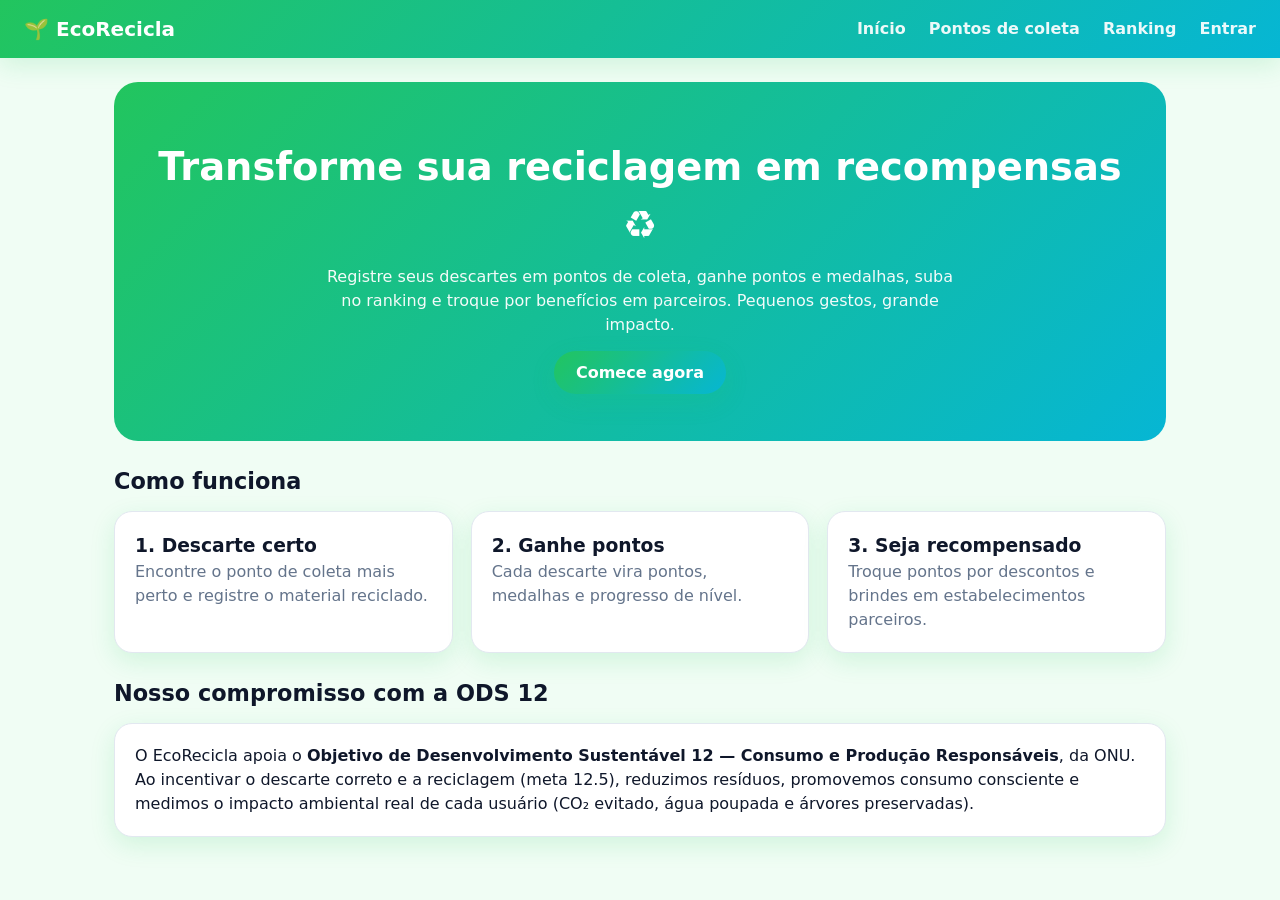
<file: aep/index.html>
<!DOCTYPE html>
<html lang="pt-br">
<head>
  <meta charset="UTF-8">
  <meta name="viewport" content="width=device-width, initial-scale=1.0">
  <title>EcoRecicla — recicle e seja recompensado</title>
  <link rel="stylesheet" href="css/style.css">
</head>
<body>
  <header class="navbar">
    <span class="logo">🌱 EcoRecicla</span>
    <nav>
      <a href="index.html">Início</a>
      <a href="mapa.html">Pontos de coleta</a>
      <a href="ranking.html">Ranking</a>
      <a href="login.html">Entrar</a>
    </nav>
  </header>

  <main class="container">
    <section class="hero">
      <h1>Transforme sua reciclagem em recompensas ♻️</h1>
      <p>Registre seus descartes em pontos de coleta, ganhe pontos e medalhas, suba no ranking e troque por benefícios em parceiros. Pequenos gestos, grande impacto.</p>
      <a class="btn" href="login.html">Comece agora</a>
    </section>

    <h2 class="titulo-secao">Como funciona</h2>
    <div class="grid grid-3">
      <div class="card"><h3>1. Descarte certo</h3><p class="subtitulo">Encontre o ponto de coleta mais perto e registre o material reciclado.</p></div>
      <div class="card"><h3>2. Ganhe pontos</h3><p class="subtitulo">Cada descarte vira pontos, medalhas e progresso de nível.</p></div>
      <div class="card"><h3>3. Seja recompensado</h3><p class="subtitulo">Troque pontos por descontos e brindes em estabelecimentos parceiros.</p></div>
    </div>

    <h2 class="titulo-secao">Nosso compromisso com a ODS 12</h2>
    <div class="card">
      <p>O EcoRecicla apoia o <strong>Objetivo de Desenvolvimento Sustentável 12 — Consumo e Produção Responsáveis</strong>, da ONU. Ao incentivar o descarte correto e a reciclagem (meta 12.5), reduzimos resíduos, promovemos consumo consciente e medimos o impacto ambiental real de cada usuário (CO₂ evitado, água poupada e árvores preservadas).</p>
    </div>
  </main>
</body>
</html>
</file>
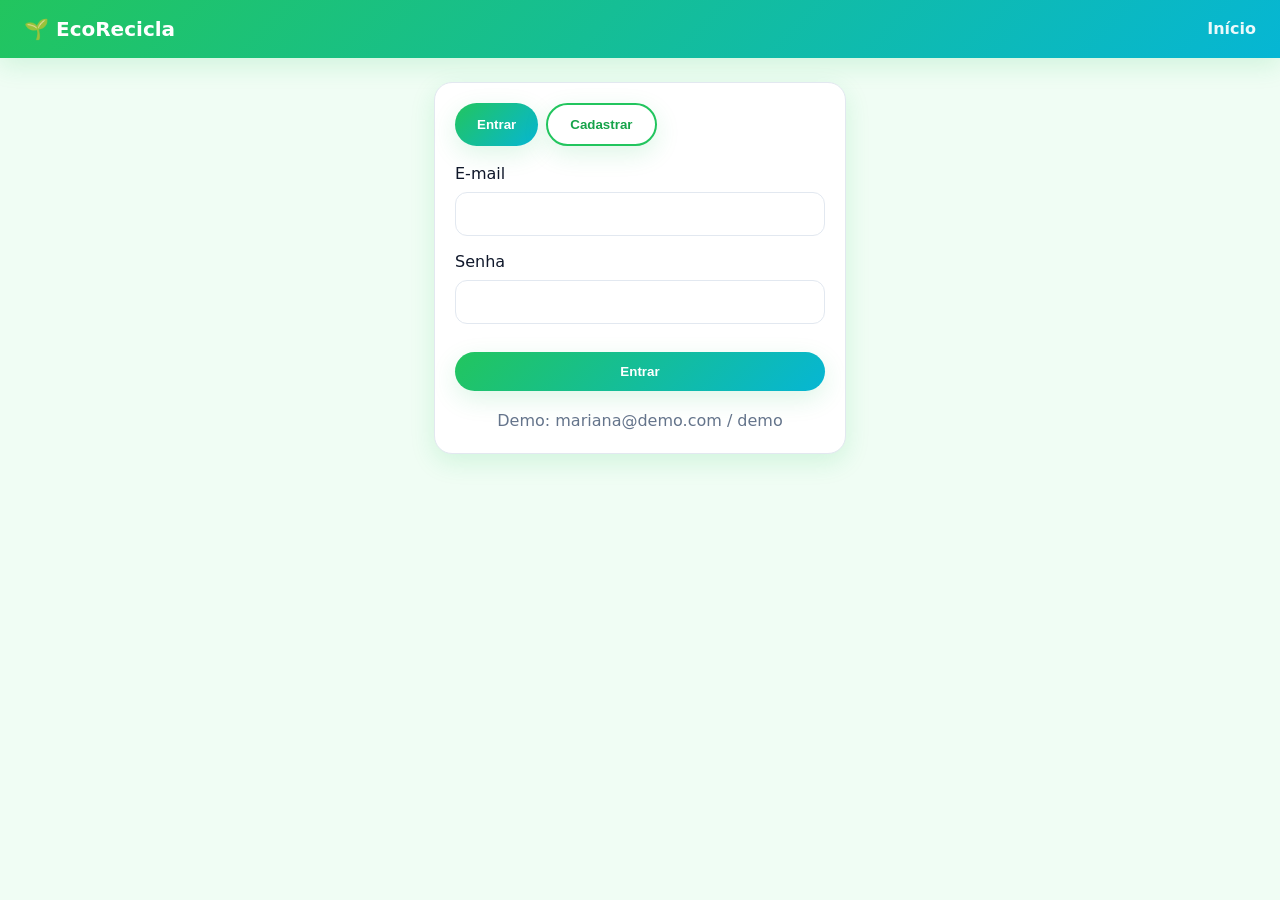
<file: aep/dashboard.html>
<!DOCTYPE html>
<html lang="pt-br">
<head>
  <meta charset="UTF-8">
  <meta name="viewport" content="width=device-width, initial-scale=1.0">
  <title>EcoRecicla — Dashboard</title>
  <link rel="stylesheet" href="css/style.css">
</head>
<body>
  <header class="navbar">
    <span class="logo">🌱 EcoRecicla</span>
    <nav>
      <a href="dashboard.html">Dashboard</a>
      <a href="mapa.html">Mapa</a>
      <a href="historico.html">Histórico</a>
      <a href="ranking.html">Ranking</a>
      <a href="recompensas.html">Recompensas</a>
      <a href="#" id="sair">Sair</a>
    </nav>
  </header>

  <main class="container">
    <h1 id="saudacao">Olá!</h1>
    <div class="grid grid-3 mt">
      <div class="card metrica"><div class="valor" id="m-pontos">0</div><div class="rotulo">Pontos</div></div>
      <div class="card metrica"><div class="valor" id="m-nivel">—</div><div class="rotulo">Nível</div></div>
      <div class="card metrica"><div class="valor" id="m-kg">0</div><div class="rotulo">Kg reciclados</div></div>
    </div>

    <div class="card mt">
      <strong>Meta mensal</strong> <span id="meta-texto" class="subtitulo"></span>
      <div class="progresso mt"><div id="meta-barra" style="width:0%"></div></div>
    </div>

    <h2 class="titulo-secao">🌍 Seu impacto ambiental</h2>
    <div class="grid grid-3">
      <div class="card metrica"><div class="valor" id="i-co2">0</div><div class="rotulo">kg de CO₂ evitado</div></div>
      <div class="card metrica"><div class="valor" id="i-agua">0</div><div class="rotulo">litros de água</div></div>
      <div class="card metrica"><div class="valor" id="i-arvores">0</div><div class="rotulo">árvores equivalentes</div></div>
    </div>

    <h2 class="titulo-secao">🏅 Suas medalhas</h2>
    <div id="medalhas" class="grid" style="grid-template-columns:repeat(auto-fill,100px)"></div>

    <p class="mt"><a class="btn" href="mapa.html">+ Registrar descarte</a></p>
  </main>

  <script src="js/estruturas/Lista.js"></script>
  <script src="js/estruturas/Fila.js"></script>
  <script src="js/estruturas/Pilha.js"></script>
  <script src="js/models/Material.js"></script>
  <script src="js/models/Usuario.js"></script>
  <script src="js/models/PontoColeta.js"></script>
  <script src="js/models/Descarte.js"></script>
  <script src="js/models/Medalha.js"></script>
  <script src="js/models/Recompensa.js"></script>
  <script src="js/models/SistemaReciclagem.js"></script>
  <script src="js/services/Storage.js"></script>
  <script src="js/data/seed.js"></script>
  <script src="js/pages/login.js"></script>
  <script src="js/pages/dashboard.js"></script>
</body>
</html>
</file>
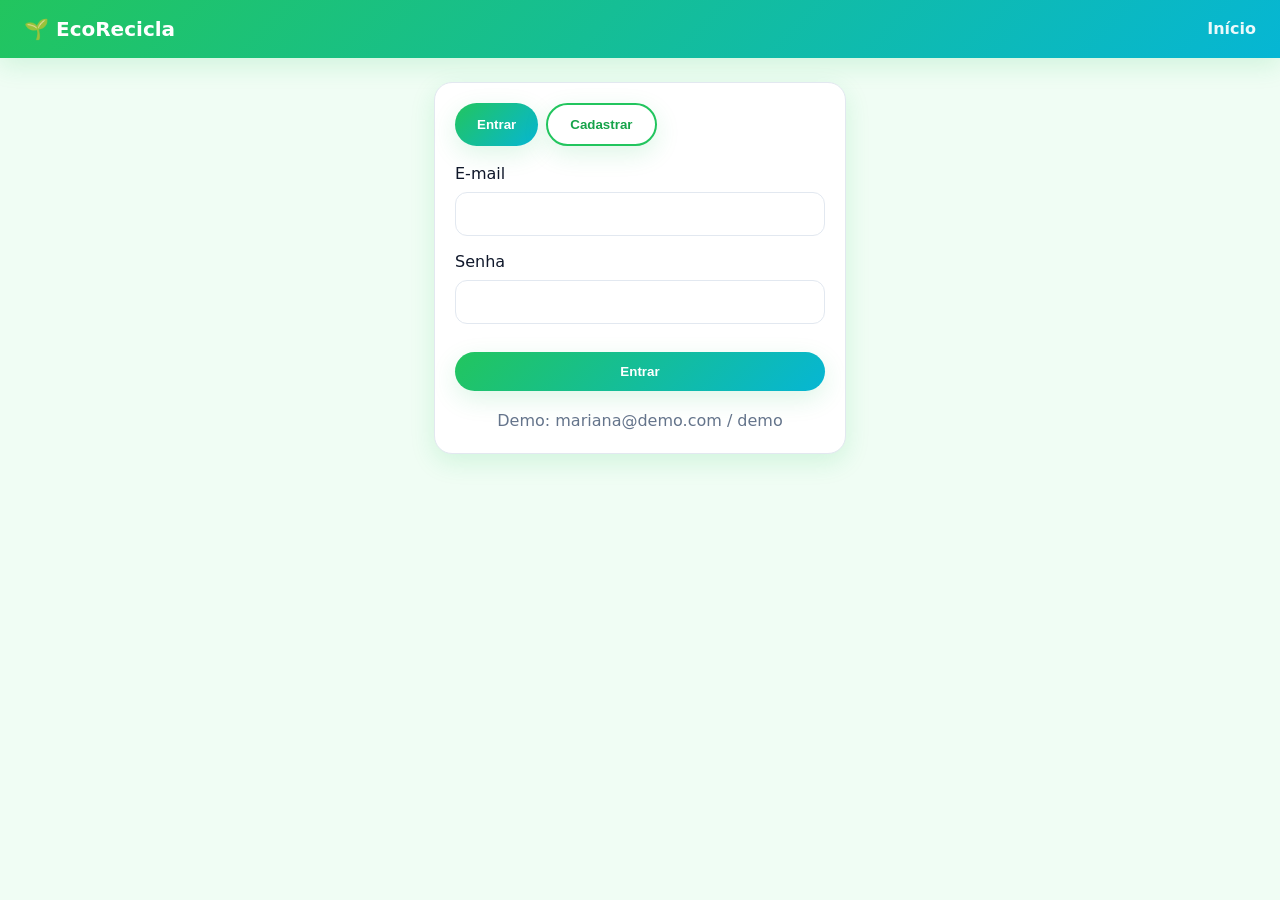
<file: aep/historico.html>
<!DOCTYPE html>
<html lang="pt-br">
<head>
  <meta charset="UTF-8">
  <meta name="viewport" content="width=device-width, initial-scale=1.0">
  <title>EcoRecicla — Histórico</title>
  <link rel="stylesheet" href="css/style.css">
</head>
<body>
  <header class="navbar">
    <span class="logo">🌱 EcoRecicla</span>
    <nav>
      <a href="dashboard.html">Dashboard</a>
      <a href="mapa.html">Mapa</a>
      <a href="historico.html">Histórico</a>
      <a href="ranking.html">Ranking</a>
      <a href="recompensas.html">Recompensas</a>
      <a href="#" id="sair">Sair</a>
    </nav>
  </header>

  <main class="container">
    <h1>Histórico & Fila de processamento</h1>

    <div class="card mt">
      <strong>📥 Fila de descartes pendentes</strong>
      <span class="tag" id="fila-qtd">0</span>
      <div id="fila" class="mt"></div>
      <button class="btn mt" id="btn-processar">Processar próximo da fila</button>
      <button class="btn btn-secundario mt" id="btn-processar-tudo">Processar todos</button>
    </div>

    <h2 class="titulo-secao">📚 Histórico de ações (mais recentes no topo)</h2>
    <div id="historico"></div>
  </main>

  <script src="js/estruturas/Lista.js"></script>
  <script src="js/estruturas/Fila.js"></script>
  <script src="js/estruturas/Pilha.js"></script>
  <script src="js/models/Material.js"></script>
  <script src="js/models/Usuario.js"></script>
  <script src="js/models/PontoColeta.js"></script>
  <script src="js/models/Descarte.js"></script>
  <script src="js/models/Medalha.js"></script>
  <script src="js/models/Recompensa.js"></script>
  <script src="js/models/SistemaReciclagem.js"></script>
  <script src="js/services/Storage.js"></script>
  <script src="js/data/seed.js"></script>
  <script src="js/pages/login.js"></script>
  <script src="js/pages/historico.js"></script>
</body>
</html>
</file>
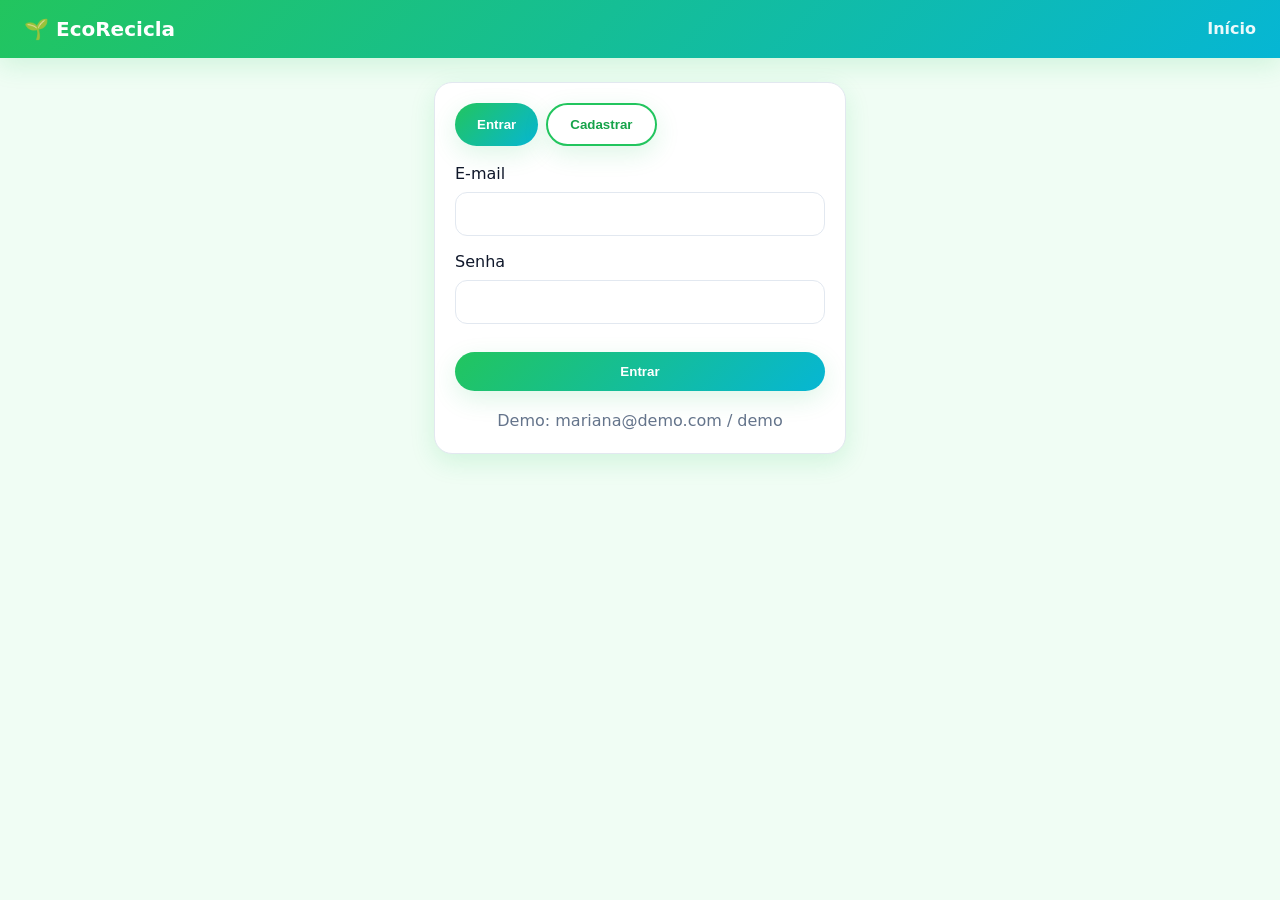
<file: aep/login.html>
<!DOCTYPE html>
<html lang="pt-br">
<head>
  <meta charset="UTF-8">
  <meta name="viewport" content="width=device-width, initial-scale=1.0">
  <title>EcoRecicla — Entrar / Cadastrar</title>
  <link rel="stylesheet" href="css/style.css">
</head>
<body>
  <header class="navbar"><span class="logo">🌱 EcoRecicla</span><nav><a href="index.html">Início</a></nav></header>
  <main class="container" style="max-width:460px">
    <div class="card">
      <div id="abas" style="display:flex;gap:8px;margin-bottom:16px">
        <button class="btn" id="aba-login">Entrar</button>
        <button class="btn-secundario btn" id="aba-cadastro">Cadastrar</button>
      </div>

      <form id="form-login">
        <div class="campo"><label>E-mail</label><input type="email" id="login-email" required></div>
        <div class="campo"><label>Senha</label><input type="password" id="login-senha" required></div>
        <div class="erro" id="login-erro"></div>
        <button class="btn" type="submit" style="width:100%">Entrar</button>
        <p class="subtitulo mt center">Demo: mariana@demo.com / demo</p>
      </form>

      <form id="form-cadastro" style="display:none">
        <div class="campo"><label>Nome</label><input type="text" id="cad-nome" required></div>
        <div class="campo"><label>E-mail</label><input type="email" id="cad-email" required></div>
        <div class="campo"><label>Senha (mín. 4)</label><input type="password" id="cad-senha" required></div>
        <div class="erro" id="cad-erro"></div>
        <button class="btn" type="submit" style="width:100%">Criar conta</button>
      </form>
    </div>
  </main>

  <script src="js/estruturas/Lista.js"></script>
  <script src="js/estruturas/Fila.js"></script>
  <script src="js/estruturas/Pilha.js"></script>
  <script src="js/models/Material.js"></script>
  <script src="js/models/Usuario.js"></script>
  <script src="js/models/PontoColeta.js"></script>
  <script src="js/models/Descarte.js"></script>
  <script src="js/models/Medalha.js"></script>
  <script src="js/models/Recompensa.js"></script>
  <script src="js/models/SistemaReciclagem.js"></script>
  <script src="js/services/Storage.js"></script>
  <script src="js/data/seed.js"></script>
  <script src="js/pages/login.js"></script>
</body>
</html>
</file>
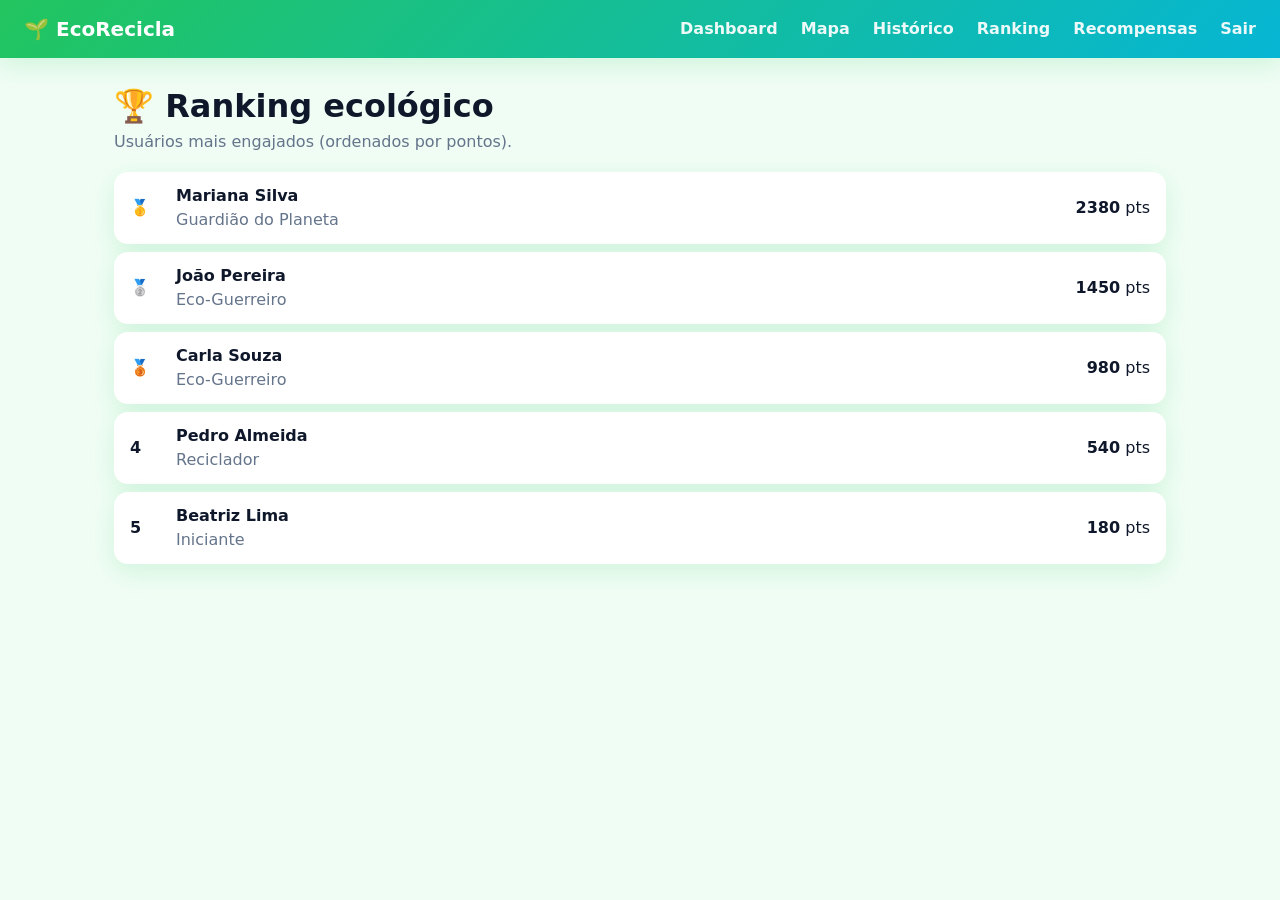
<file: aep/ranking.html>
<!DOCTYPE html>
<html lang="pt-br">
<head>
  <meta charset="UTF-8">
  <meta name="viewport" content="width=device-width, initial-scale=1.0">
  <title>EcoRecicla — Ranking</title>
  <link rel="stylesheet" href="css/style.css">
</head>
<body>
  <header class="navbar">
    <span class="logo">🌱 EcoRecicla</span>
    <nav>
      <a href="dashboard.html">Dashboard</a>
      <a href="mapa.html">Mapa</a>
      <a href="historico.html">Histórico</a>
      <a href="ranking.html">Ranking</a>
      <a href="recompensas.html">Recompensas</a>
      <a href="#" id="sair">Sair</a>
    </nav>
  </header>
  <main class="container">
    <h1>🏆 Ranking ecológico</h1>
    <p class="subtitulo">Usuários mais engajados (ordenados por pontos).</p>
    <div id="ranking" class="mt"></div>
  </main>

  <script src="js/estruturas/Lista.js"></script>
  <script src="js/estruturas/Fila.js"></script>
  <script src="js/estruturas/Pilha.js"></script>
  <script src="js/models/Material.js"></script>
  <script src="js/models/Usuario.js"></script>
  <script src="js/models/PontoColeta.js"></script>
  <script src="js/models/Descarte.js"></script>
  <script src="js/models/Medalha.js"></script>
  <script src="js/models/Recompensa.js"></script>
  <script src="js/models/SistemaReciclagem.js"></script>
  <script src="js/services/Storage.js"></script>
  <script src="js/data/seed.js"></script>
  <script src="js/pages/login.js"></script>
  <script src="js/pages/ranking.js"></script>
</body>
</html>
</file>
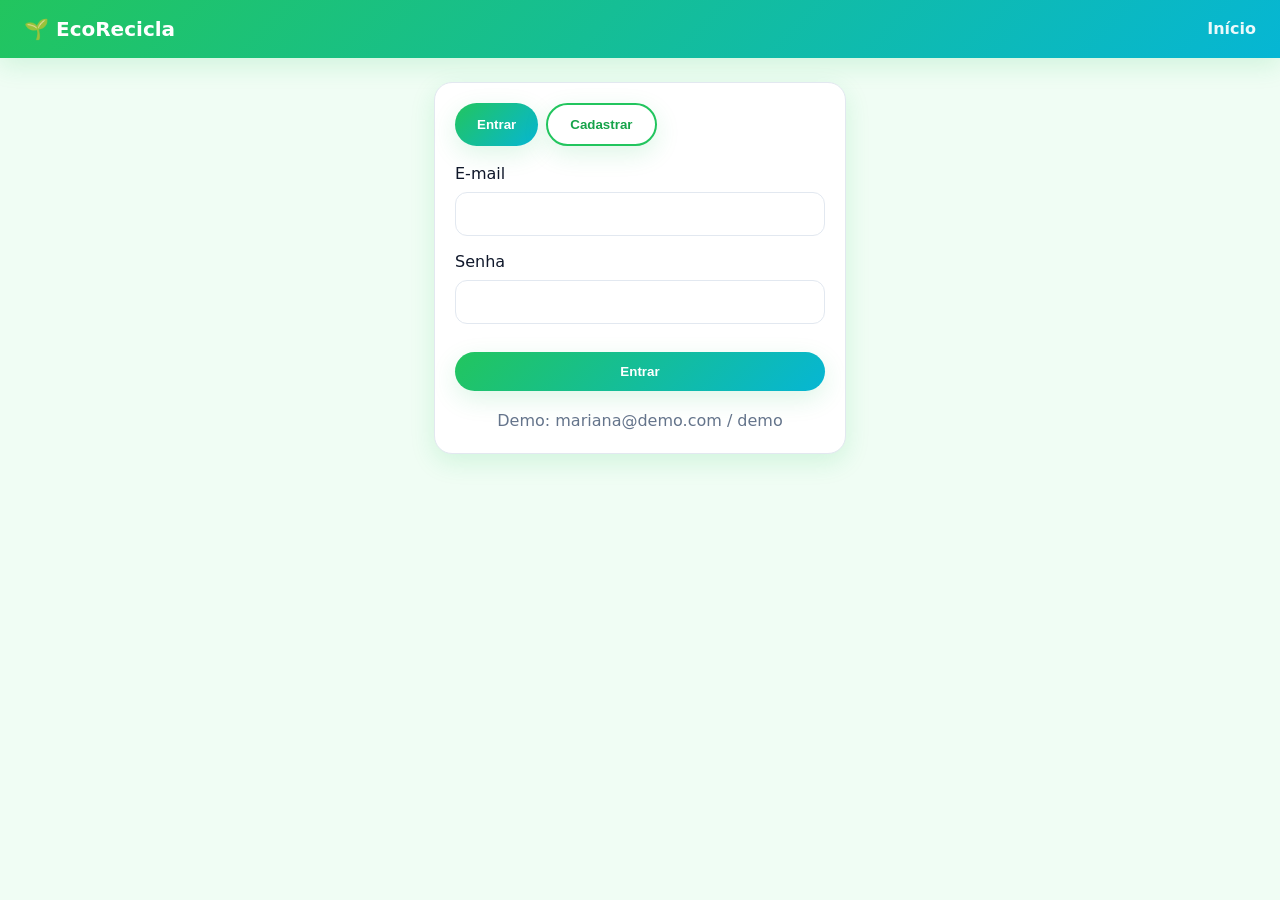
<file: aep/recompensas.html>
<!DOCTYPE html>
<html lang="pt-br">
<head>
  <meta charset="UTF-8">
  <meta name="viewport" content="width=device-width, initial-scale=1.0">
  <title>EcoRecicla — Recompensas</title>
  <link rel="stylesheet" href="css/style.css">
</head>
<body>
  <header class="navbar">
    <span class="logo">🌱 EcoRecicla</span>
    <nav>
      <a href="dashboard.html">Dashboard</a>
      <a href="mapa.html">Mapa</a>
      <a href="historico.html">Histórico</a>
      <a href="ranking.html">Ranking</a>
      <a href="recompensas.html">Recompensas</a>
      <a href="#" id="sair">Sair</a>
    </nav>
  </header>
  <main class="container">
    <h1>🎁 Loja de recompensas</h1>
    <p>Seus pontos: <strong id="meus-pontos">0</strong></p>
    <div id="recompensas" class="grid grid-3 mt"></div>
  </main>

  <script src="js/estruturas/Lista.js"></script>
  <script src="js/estruturas/Fila.js"></script>
  <script src="js/estruturas/Pilha.js"></script>
  <script src="js/models/Material.js"></script>
  <script src="js/models/Usuario.js"></script>
  <script src="js/models/PontoColeta.js"></script>
  <script src="js/models/Descarte.js"></script>
  <script src="js/models/Medalha.js"></script>
  <script src="js/models/Recompensa.js"></script>
  <script src="js/models/SistemaReciclagem.js"></script>
  <script src="js/services/Storage.js"></script>
  <script src="js/data/seed.js"></script>
  <script src="js/pages/login.js"></script>
  <script src="js/pages/recompensas.js"></script>
</body>
</html>
</file>
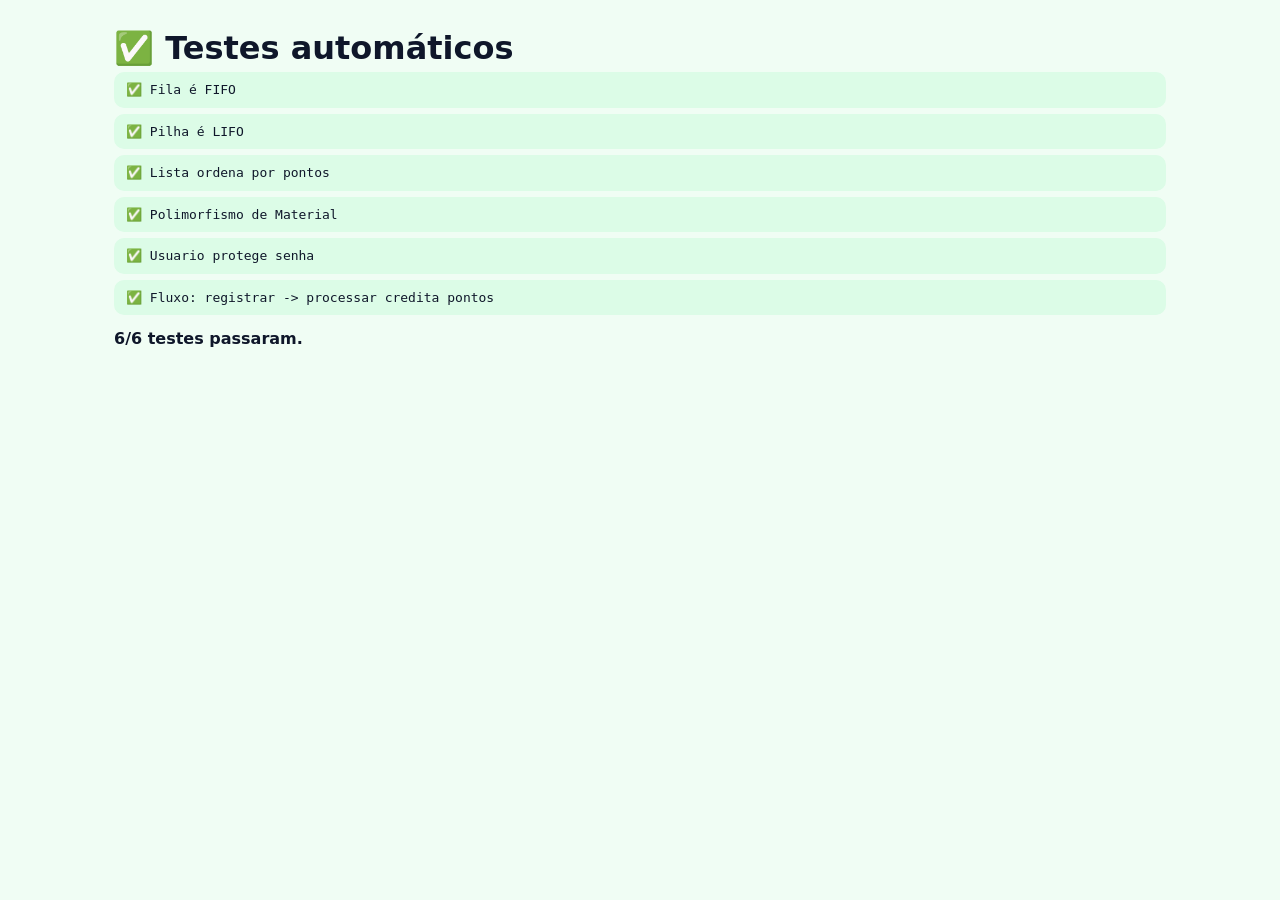
<file: aep/tests.html>
<!DOCTYPE html>
<html lang="pt-br">
<head>
  <meta charset="UTF-8">
  <meta name="viewport" content="width=device-width, initial-scale=1.0">
  <title>EcoRecicla — Testes</title>
  <link rel="stylesheet" href="css/style.css">
</head>
<body class="pagina-simples">
  <main class="container">
    <h1>✅ Testes automáticos</h1>
    <div id="resultado" class="lista-testes"></div>
    <p id="resumo" class="resumo-testes"></p>
  </main>

  <!-- Estruturas e modelos (ordem importa) -->
  <script src="js/estruturas/Lista.js"></script>
  <script src="js/estruturas/Fila.js"></script>
  <script src="js/estruturas/Pilha.js"></script>
  <script src="js/models/Material.js"></script>
  <script src="js/models/Usuario.js"></script>
  <script src="js/models/PontoColeta.js"></script>
  <script src="js/models/Descarte.js"></script>
  <script src="js/models/Medalha.js"></script>
  <script src="js/models/Recompensa.js"></script>
  <script src="js/models/SistemaReciclagem.js"></script>

  <script>
    let total = 0, passou = 0;
    const out = document.getElementById("resultado");
    function teste(nome, fn) {
      total++;
      const div = document.createElement("div");
      try { fn(); passou++; div.className = "teste-ok"; div.textContent = "✅ " + nome; }
      catch (e) { div.className = "teste-fail"; div.textContent = "❌ " + nome + " — " + e.message; }
      out.appendChild(div);
    }
    function assert(c, m) { if (!c) throw new Error(m || "esperado verdadeiro"); }
    function assertEqual(a, b) { if (JSON.stringify(a) !== JSON.stringify(b)) throw new Error(`obtido ${JSON.stringify(a)}, esperado ${JSON.stringify(b)}`); }

    // FILA / PILHA / LISTA
    teste("Fila é FIFO", () => { const f = new Fila(); f.enfileirar(1).enfileirar(2); assertEqual(f.desenfileirar(), 1); });
    teste("Pilha é LIFO", () => { const p = new Pilha(); p.empilhar(1).empilhar(2); assertEqual(p.desempilhar(), 2); });
    teste("Lista ordena por pontos", () => { const l = new Lista(); l.adicionar({p:1}).adicionar({p:9}); assertEqual(l.ordenarPor("p", true)[0].p, 9); });
    // POLIMORFISMO
    teste("Polimorfismo de Material", () => { assert(new Plastico().calcularImpacto(1).co2 !== new Metal().calcularImpacto(1).co2); });
    // ENCAPSULAMENTO
    teste("Usuario protege senha", () => { const u = new Usuario("A","a@x","1"); assertEqual(u.senha, undefined); assert(u.verificarSenha("1")); });
    // FLUXO COMPLETO
    teste("Fluxo: registrar -> processar credita pontos", () => {
      const s = new SistemaReciclagem();
      const u = s.cadastrarUsuario("A", "a@x", "1");
      const pc = new PontoColeta(1,"P","R",0,0,["plastico"]);
      s.registrarDescarte(u, pc, new Plastico(), 2);
      s.processarFila();
      assertEqual(u.pontos, 20);
    });

    document.getElementById("resumo").textContent = `${passou}/${total} testes passaram.`;
  </script>
</body>
</html>
</file>
<file: aep/css/style.css>
/* ===== EcoRecicla — tema vibrante & gamificado ===== */
:root {
  --verde: #22c55e; --verde-escuro: #16a34a; --ciano: #06b6d4;
  --grad: linear-gradient(135deg, #22c55e, #06b6d4);
  --fundo: #f0fdf4; --card: #ffffff; --texto: #0f172a; --suave: #64748b;
  --borda: #e2e8f0; --raio: 18px; --sombra: 0 8px 24px rgba(34,197,94,.15);
}
* { box-sizing: border-box; margin: 0; padding: 0; }
body { font-family: system-ui, "Segoe UI", sans-serif; background: var(--fundo); color: var(--texto); line-height: 1.5; }
a { color: var(--verde-escuro); text-decoration: none; }
.container { max-width: 1100px; margin: 0 auto; padding: 24px; }

/* Navbar */
.navbar { background: var(--grad); color: #fff; padding: 14px 24px; display: flex; align-items: center; justify-content: space-between; box-shadow: var(--sombra); }
.navbar .logo { font-weight: 800; font-size: 1.25rem; }
.navbar nav a { color: #fff; margin-left: 18px; font-weight: 600; opacity: .92; }
.navbar nav a:hover { opacity: 1; text-decoration: underline; }

/* Botões */
.btn { background: var(--grad); color: #fff; border: none; padding: 12px 22px; border-radius: 999px; font-weight: 700; cursor: pointer; box-shadow: var(--sombra); transition: transform .1s; }
.btn:hover { transform: translateY(-1px); }
.btn-secundario { background: #fff; color: var(--verde-escuro); border: 2px solid var(--verde); }

/* Cards */
.card { background: var(--card); border-radius: var(--raio); padding: 20px; box-shadow: var(--sombra); border: 1px solid var(--borda); }
.grid { display: grid; gap: 18px; }
.grid-3 { grid-template-columns: repeat(auto-fit, minmax(220px, 1fr)); }

/* Barra de progresso */
.progresso { height: 12px; background: #e9fbef; border-radius: 999px; overflow: hidden; }
.progresso > div { height: 100%; background: var(--grad); border-radius: 999px; }

/* Métricas / badges */
.metrica { text-align: center; }
.metrica .valor { font-size: 2rem; font-weight: 800; }
.metrica .rotulo { color: var(--suave); font-size: .85rem; }
.medalha { display: inline-flex; flex-direction: column; align-items: center; gap: 4px; background: #fff; border-radius: 16px; padding: 12px; width: 92px; box-shadow: var(--sombra); }
.medalha.bloqueada { filter: grayscale(1); opacity: .45; }
.medalha .icone { font-size: 1.8rem; }
.medalha .nome { font-size: .72rem; text-align: center; color: var(--suave); }

/* Hero (landing) */
.hero { background: var(--grad); color: #fff; border-radius: 24px; padding: 56px 32px; text-align: center; }
.hero h1 { font-size: 2.4rem; margin-bottom: 12px; }
.hero p { max-width: 640px; margin: 0 auto 24px; opacity: .95; }

/* Formulários */
.campo { display: flex; flex-direction: column; gap: 6px; margin-bottom: 14px; }
.campo input, .campo select { padding: 12px; border: 1px solid var(--borda); border-radius: 12px; font-size: 1rem; }
.erro { color: #dc2626; font-size: .85rem; min-height: 1em; }

/* Tabela ranking */
.ranking-item { display: flex; align-items: center; gap: 14px; padding: 12px 16px; border-radius: 14px; background: #fff; margin-bottom: 8px; box-shadow: var(--sombra); }
.ranking-item .pos { font-weight: 800; width: 32px; }
.ranking-item.eu { outline: 2px solid var(--verde); }

/* Mapa */
#mapa { height: 460px; border-radius: var(--raio); box-shadow: var(--sombra); }
.layout-mapa { display: grid; grid-template-columns: 2fr 1fr; gap: 18px; }
@media (max-width: 768px) { .layout-mapa { grid-template-columns: 1fr; } }

/* Testes */
.lista-testes div { padding: 8px 12px; border-radius: 10px; margin-bottom: 6px; font-family: monospace; }
.teste-ok { background: #dcfce7; } .teste-fail { background: #fee2e2; }
.resumo-testes { font-weight: 700; margin-top: 12px; }

/* utilitários */
.titulo-secao { margin: 24px 0 12px; font-size: 1.4rem; }
.subtitulo { color: var(--suave); }
.mt { margin-top: 18px; } .center { text-align: center; }
.tag { display: inline-block; background: #dcfce7; color: var(--verde-escuro); padding: 2px 10px; border-radius: 999px; font-size: .75rem; font-weight: 700; }
</file>
